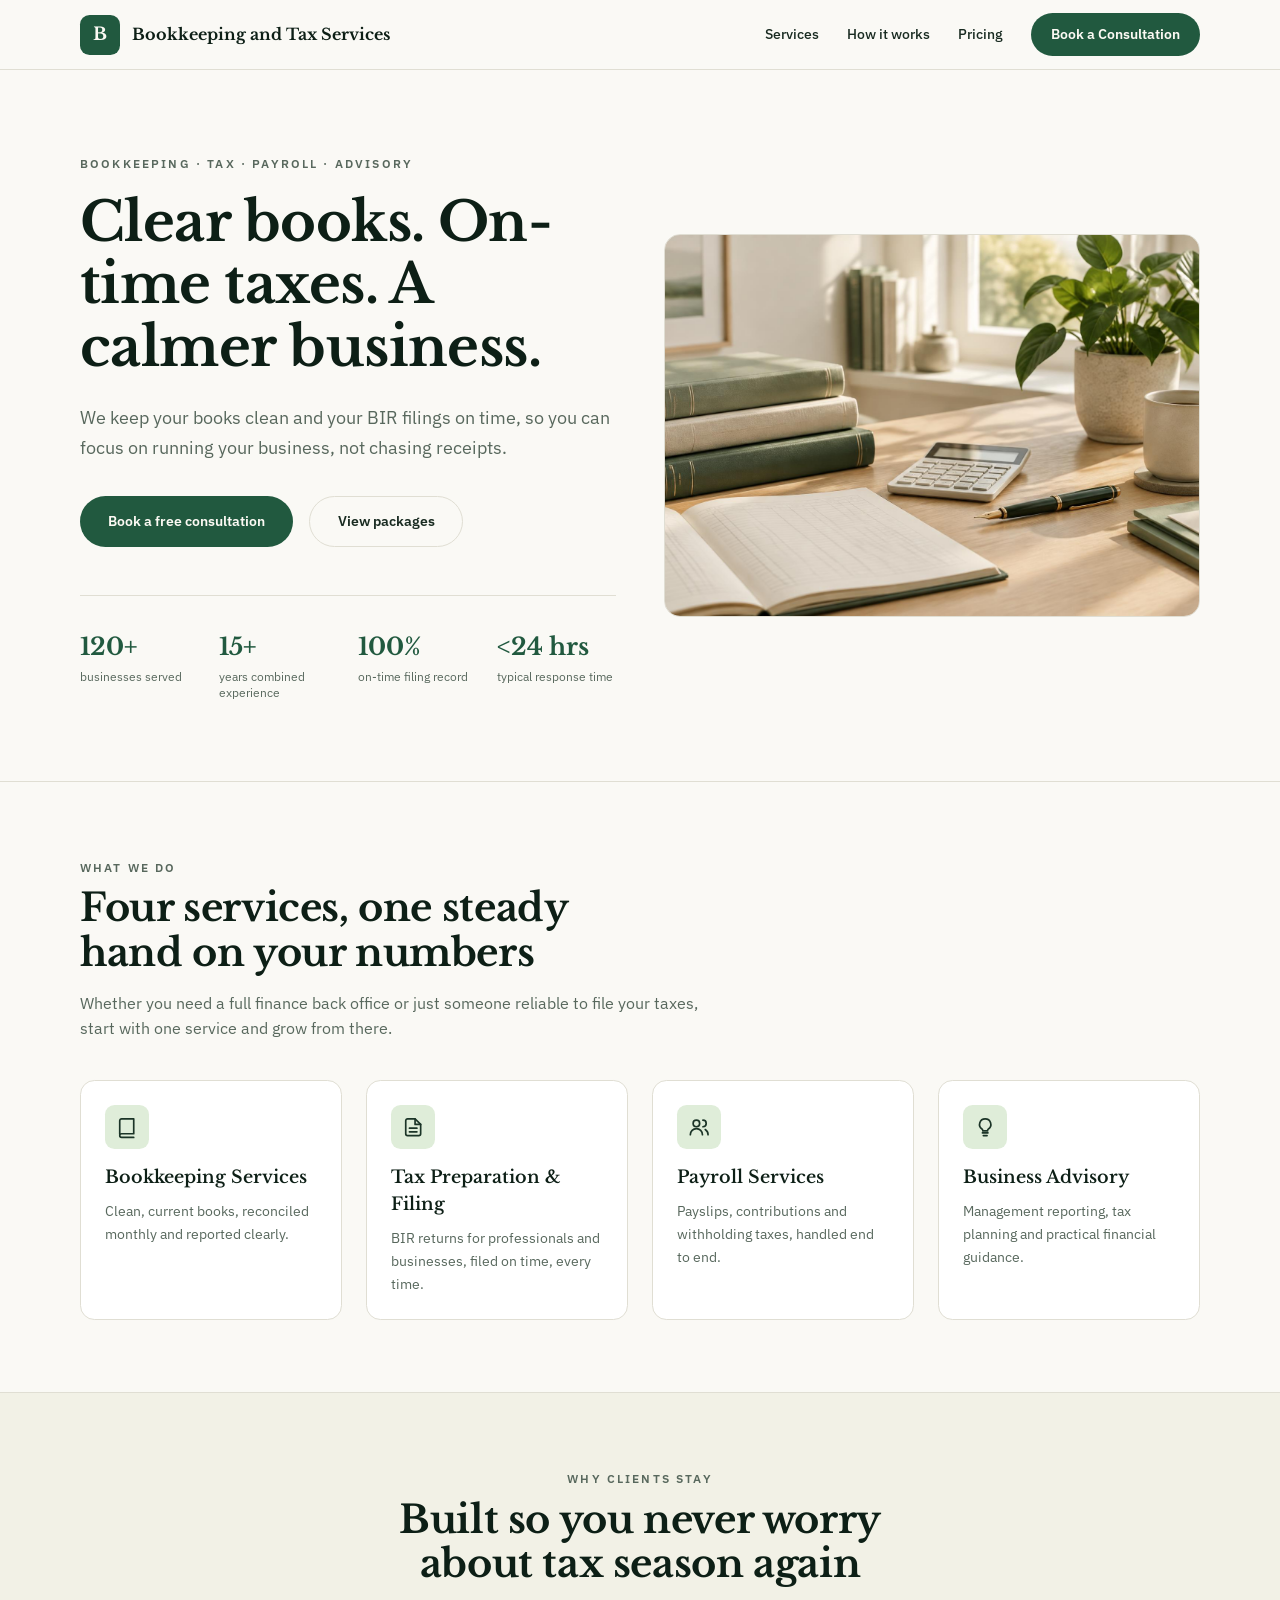
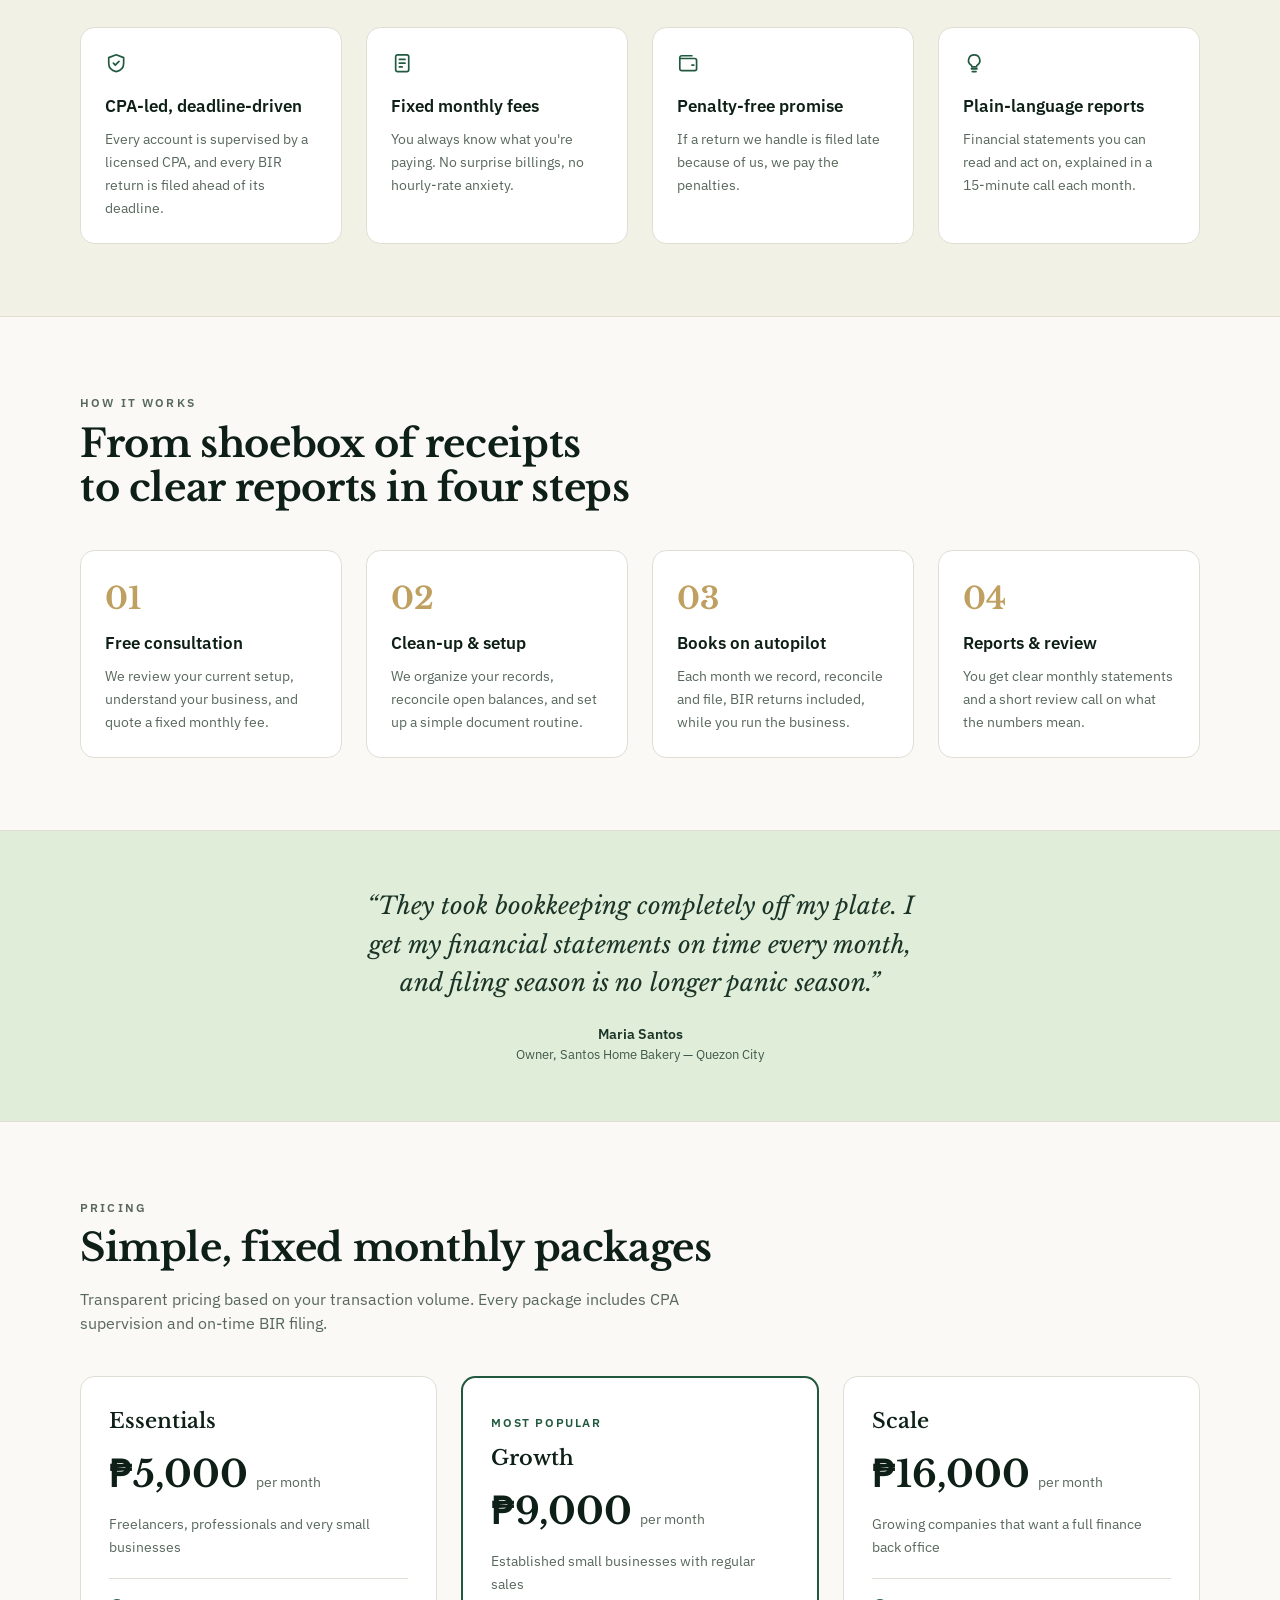
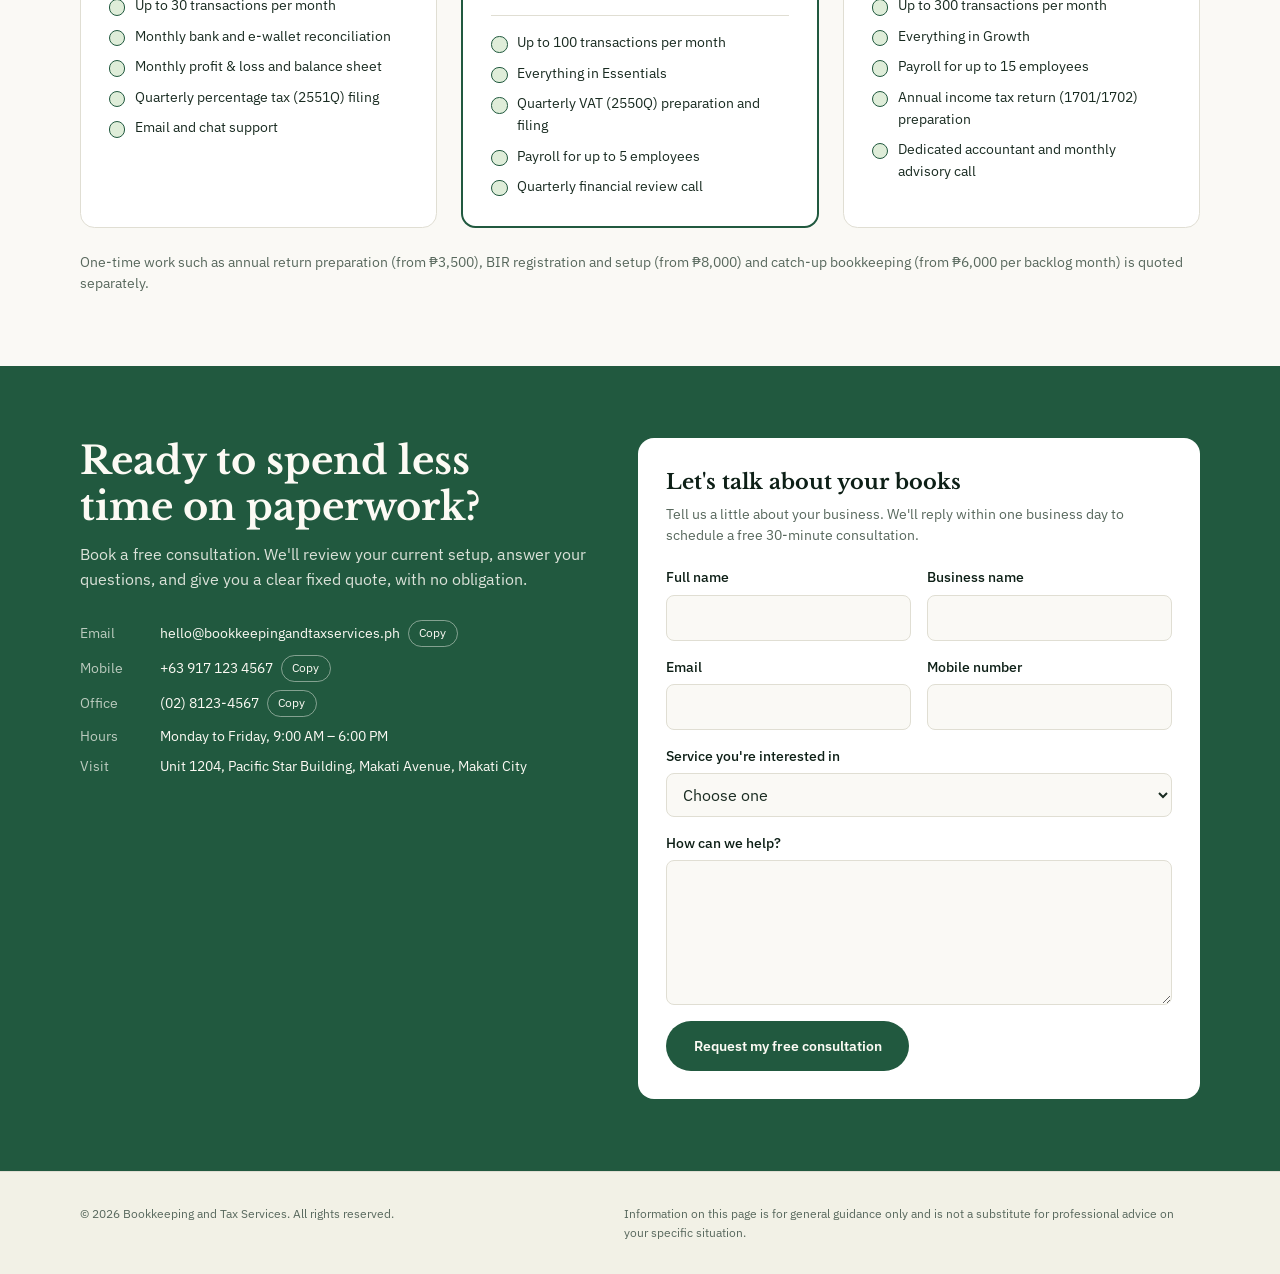
<file: bookkeeping-tax-landingpage/Bookkeeping and Tax Services.html>
<!doctype html>
<html>

<head>
  <meta charset=utf8>
  <meta name=viewport content="width=device-width,initial-scale=1,viewport-fit=cover">
  <style>
    :root {
      color-scheme: light;
      box-sizing: border-box;
      padding-top: env(safe-area-inset-top, 0px);
      padding-bottom: env(safe-area-inset-bottom, 0px)
    }

    html {
      scroll-padding-top: env(safe-area-inset-top, 0px)
    }

    body {
      margin: 0;
      padding: 0;
      font: 14px -apple-system, BlinkMacSystemFont, sans-serif;
      background: #fff;
      color: #000
    }

    img {
      max-width: 100%
    }

    [hidden]:not([hidden=until-found i]) {
      display: none !important
    }
  </style>
</head>

<body>
  <title>Bookkeeping and Tax Services</title>
  <meta name="claude:viewport-fit-sides" content="cover">
  <link rel="preconnect" href="https://fonts.googleapis.com">
  <link rel="preconnect" href="https://fonts.gstatic.com" crossorigin>
  <link rel="stylesheet"
    href="https://fonts.googleapis.com/css2?family=IBM+Plex+Sans:wght@400;500;600;700&family=Libre+Baskerville:ital,wght@0,400;0,700;1,400&display=swap">
  <style>
    /* Layout: single-page sticky-nav landing; split hero, 4-up service/why grids, 3 pricing tiers, green CTA band. Reuses the site's "Ledger Minimal" tokens. */
    :root {
      --bg: oklch(0.982 0.006 95);
      --fg: oklch(0.27 0.03 160);
      --card: oklch(1 0 0);
      --primary: oklch(0.42 0.075 160);
      --primary-fg: oklch(0.985 0.008 95);
      --secondary: oklch(0.955 0.014 100);
      --muted-fg: oklch(0.5 0.025 155);
      --accent: oklch(0.93 0.03 135);
      --accent-fg: oklch(0.3 0.04 160);
      --border: oklch(0.9 0.015 100);
      --gold: oklch(0.72 0.09 85);
      --ink: oklch(0.22 0.03 160);
      --font-display: "Libre Baskerville", Georgia, "Times New Roman", serif;
      --font-sans: "IBM Plex Sans", ui-sans-serif, system-ui, sans-serif;
    }

    * {
      box-sizing: border-box
    }

    html {
      scroll-behavior: smooth;
      scroll-padding-top: 5rem
    }

    body {
      margin: 0;
      background: var(--bg);
      color: var(--fg);
      font-family: var(--font-sans);
      font-size: 16px;
      line-height: 1.55;
      -webkit-font-smoothing: antialiased
    }

    h1,
    h2,
    h3,
    p,
    ul,
    ol,
    dl,
    dd,
    figure {
      margin: 0
    }

    ul,
    ol {
      padding: 0;
      list-style: none
    }

    a {
      color: inherit;
      text-decoration: none
    }

    a:focus-visible,
    button:focus-visible {
      outline: 2px solid var(--primary);
      outline-offset: 3px;
      border-radius: 6px
    }

    .wrap {
      max-width: 72rem;
      margin-inline: auto;
      padding-left: max(16px, env(safe-area-inset-left, 0px));
      padding-right: max(16px, env(safe-area-inset-right, 0px))
    }

    .band {
      padding-block: 4.5rem
    }

    .eyebrow {
      display: inline-block;
      font-size: .75rem;
      font-weight: 600;
      letter-spacing: .18em;
      text-transform: uppercase;
      color: var(--muted-fg)
    }

    .display {
      font-family: var(--font-display);
      color: var(--ink);
      letter-spacing: -.01em;
      line-height: 1.15;
      text-wrap: balance
    }

    h2.display {
      font-size: clamp(1.8rem, 3.4vw, 2.4rem);
      font-weight: 700;
      margin-top: .5rem
    }

    .lede {
      color: var(--muted-fg);
      margin-top: 1rem;
      max-width: 40rem
    }

    .head {
      max-width: 40rem
    }

    .head.center {
      margin-inline: auto;
      text-align: center
    }

    .btn {
      display: inline-block;
      border-radius: 999px;
      padding: .85rem 1.7rem;
      font-size: .9rem;
      font-weight: 600;
      transition: background .2s;
      cursor: pointer;
      border: 1px solid transparent;
      font-family: inherit
    }

    .btn-primary {
      background: var(--primary);
      color: var(--primary-fg)
    }

    .btn-primary:hover {
      background: color-mix(in oklab, var(--primary) 88%, var(--ink))
    }

    .btn-ghost {
      background: var(--bg);
      border-color: var(--border);
      color: var(--fg)
    }

    .btn-ghost:hover {
      background: var(--accent)
    }

    /* header */
    body::before {
      content: "";
      position: fixed;
      inset: 0 0 auto;
      height: env(safe-area-inset-top, 0px);
      z-index: 60;
      background: var(--bg)
    }

    header {
      position: sticky;
      top: env(safe-area-inset-top, 0px);
      z-index: 50;
      background: color-mix(in oklab, var(--bg) 88%, transparent);
      backdrop-filter: blur(8px);
      border-bottom: 1px solid var(--border)
    }

    .nav {
      display: flex;
      align-items: center;
      justify-content: space-between;
      gap: 1rem;
      padding-block: .8rem
    }

    .brand {
      display: flex;
      align-items: center;
      gap: .75rem;
      font-family: var(--font-display);
      font-weight: 700;
      color: var(--ink);
      line-height: 1.2;
      min-width: 0
    }

    .mark {
      flex: none;
      display: grid;
      place-items: center;
      width: 2.5rem;
      height: 2.5rem;
      border-radius: .6rem;
      background: var(--primary);
      color: var(--primary-fg);
      font-size: 1.1rem
    }

    .links {
      display: flex;
      align-items: center;
      gap: 1.75rem;
      font-size: .9rem;
      font-weight: 500
    }

    .links a:not(.btn):hover {
      text-decoration: underline;
      text-decoration-color: var(--gold);
      text-decoration-thickness: 2px;
      text-underline-offset: 5px
    }

    .links .btn {
      padding: .6rem 1.2rem
    }

    @media (max-width:860px) {
      .links a:not(.btn) {
        display: none
      }

      .brand span:last-child {
        font-size: .9rem
      }
    }

    @media (max-width:420px) {
      .links .btn {
        padding: .55rem .9rem;
        font-size: .8rem
      }
    }

    /* hero */
    .hero {
      border-bottom: 1px solid var(--border)
    }

    .hero .wrap {
      display: grid;
      grid-template-columns: 1fr 1fr;
      gap: 3rem;
      align-items: center;
      padding-block: 5rem
    }

    .hero h1 {
      font-size: clamp(2.2rem, 5vw, 3.4rem);
      font-weight: 700;
      margin-top: 1rem
    }

    .hero .lede {
      font-size: 1.125rem;
      line-height: 1.7;
      margin-top: 1.5rem
    }

    .cta-row {
      display: flex;
      flex-wrap: wrap;
      gap: 1rem;
      margin-top: 2rem
    }

    .stats {
      display: grid;
      grid-template-columns: repeat(4, 1fr);
      gap: 1.25rem;
      margin-top: 3rem;
      padding-top: 2rem;
      border-top: 1px solid var(--border)
    }

    .stats dt {
      font-family: var(--font-display);
      font-size: 1.5rem;
      font-weight: 700;
      color: var(--primary)
    }

    .stats dd {
      font-size: .75rem;
      line-height: 1.3;
      color: var(--muted-fg);
      margin-top: .25rem
    }

    .photo {
      overflow: hidden;
      border-radius: 1rem;
      border: 1px solid var(--border);
      aspect-ratio: 7/5;
      min-width: 0
    }

    .photo img {
      width: 100%;
      height: 100%;
      object-fit: cover;
      display: block
    }

    @media (max-width:900px) {
      .hero .wrap {
        grid-template-columns: 1fr;
        gap: 2.5rem;
        padding-block: 3rem
      }

      .stats {
        grid-template-columns: repeat(2, 1fr)
      }
    }

    /* grids */
    .grid {
      display: grid;
      gap: 1.5rem;
      margin-top: 2.5rem
    }

    .g4 {
      grid-template-columns: repeat(4, 1fr)
    }

    .g3 {
      grid-template-columns: repeat(3, 1fr)
    }

    @media (max-width:980px) {
      .g4 {
        grid-template-columns: repeat(2, 1fr)
      }

      .g3 {
        grid-template-columns: 1fr
      }
    }

    @media (max-width:560px) {
      .g4 {
        grid-template-columns: 1fr
      }

      .band {
        padding-block: 3rem
      }
    }

    .card {
      background: var(--card);
      border: 1px solid var(--border);
      border-radius: .9rem;
      padding: 1.5rem;
      min-width: 0
    }

    .card h3 {
      font-size: 1.05rem;
      font-weight: 600;
      color: var(--ink);
      margin-top: .9rem
    }

    .card p {
      font-size: .9rem;
      line-height: 1.6;
      color: var(--muted-fg);
      margin-top: .5rem
    }

    .ico {
      display: grid;
      place-items: center;
      width: 2.75rem;
      height: 2.75rem;
      border-radius: .6rem;
      background: var(--accent);
      color: var(--accent-fg)
    }

    .ico svg,
    .why svg {
      width: 1.4rem;
      height: 1.4rem;
      stroke: currentColor;
      fill: none;
      stroke-width: 1.8;
      stroke-linecap: round;
      stroke-linejoin: round
    }

    .svc h3 {
      font-family: var(--font-display);
      font-size: 1.1rem
    }

    .why {
      background: var(--secondary);
      border-block: 1px solid var(--border)
    }

    .why svg {
      color: var(--primary)
    }

    .why .card h3 {
      margin-top: .75rem
    }

    /* process: real sequence */
    .step b {
      font-family: var(--font-display);
      font-size: 1.9rem;
      color: var(--gold)
    }

    .step h3 {
      margin-top: .5rem
    }

    /* quote */
    .quote {
      background: var(--accent);
      border-block: 1px solid var(--border);
      padding-block: 3.5rem;
      text-align: center
    }

    .quote blockquote {
      margin: 0 auto;
      max-width: 48rem;
      font-family: var(--font-display);
      font-style: italic;
      font-size: clamp(1.15rem, 2.4vw, 1.5rem);
      line-height: 1.6;
      color: var(--accent-fg);
      text-wrap: balance
    }

    .quote .who {
      margin-top: 1.25rem;
      font-size: .9rem;
      font-weight: 600;
      color: var(--accent-fg)
    }

    .quote .role {
      font-size: .8rem;
      color: var(--accent-fg);
      opacity: .8
    }

    /* pricing */
    .tier {
      padding: 1.75rem
    }

    .tier.feat {
      border: 2px solid var(--primary)
    }

    .tier .pop {
      font-size: .72rem;
      font-weight: 600;
      letter-spacing: .14em;
      text-transform: uppercase;
      color: var(--primary);
      margin-bottom: .6rem
    }

    .tier h3 {
      font-family: var(--font-display);
      font-size: 1.3rem;
      margin-top: 0
    }

    .price {
      margin-top: .75rem;
      font-variant-numeric: tabular-nums
    }

    .price b {
      font-family: var(--font-display);
      font-size: 2.3rem;
      color: var(--ink)
    }

    .price span {
      margin-left: .5rem;
      font-size: .875rem;
      color: var(--muted-fg)
    }

    .tier .for {
      margin-top: .5rem
    }

    .tier ul {
      margin-top: 1.25rem;
      border-top: 1px solid var(--border);
      padding-top: 1rem;
      display: grid;
      gap: .55rem
    }

    .tier li {
      font-size: .875rem;
      display: flex;
      gap: .6rem;
      align-items: flex-start
    }

    .tier li::before {
      content: "";
      flex: none;
      width: .9rem;
      height: .9rem;
      margin-top: .25rem;
      border-radius: 50%;
      background: var(--accent) center/60% no-repeat;
      border: 1px solid var(--primary)
    }

    .note {
      margin-top: 1.5rem;
      font-size: .85rem;
      color: var(--muted-fg)
    }

    /* cta */
    .cta {
      background: var(--primary);
      color: var(--primary-fg)
    }

    .cta .wrap {
      display: grid;
      grid-template-columns: 1fr 1.1fr;
      gap: 3rem;
      align-items: start;
      padding-block: 4.5rem
    }

    @media (max-width:900px) {
      .cta .wrap {
        grid-template-columns: 1fr;
        gap: 2.5rem;
        padding-block: 3rem
      }
    }

    .formcard {
      background: var(--card);
      color: var(--fg);
      border-radius: 1rem;
      padding: 1.75rem;
      min-width: 0
    }

    .formcard h3 {
      font-family: var(--font-display);
      font-size: 1.3rem;
      color: var(--ink)
    }

    .formcard .sub {
      margin-top: .35rem;
      font-size: .875rem;
      color: var(--muted-fg);
      opacity: 1
    }

    .fgrid {
      display: grid;
      grid-template-columns: 1fr 1fr;
      gap: 1rem;
      margin-top: 1.25rem
    }

    .fgrid .full {
      grid-column: 1/-1
    }

    @media (max-width:560px) {
      .fgrid {
        grid-template-columns: 1fr
      }
    }

    .field {
      display: grid;
      gap: .4rem;
      min-width: 0
    }

    .field label {
      font-size: .85rem;
      font-weight: 500;
      color: var(--ink)
    }

    .field input,
    .field select,
    .field textarea {
      width: 100%;
      font: inherit;
      font-size: 16px;
      color: var(--fg);
      background: var(--bg);
      border: 1px solid var(--border);
      border-radius: .5rem;
      padding: .6rem .75rem
    }

    .field textarea {
      resize: vertical;
      min-height: 7rem
    }

    .field input:focus-visible,
    .field select:focus-visible,
    .field textarea:focus-visible {
      outline: 2px solid var(--primary);
      outline-offset: 1px;
      border-color: var(--primary)
    }

    .submit {
      font: inherit;
      font-size: .9rem;
      font-weight: 600;
      border: 0;
      cursor: pointer;
      border-radius: 999px;
      padding: .85rem 1.7rem;
      background: var(--primary);
      color: var(--primary-fg)
    }

    .submit:hover {
      background: color-mix(in oklab, var(--primary) 88%, var(--ink))
    }

    .formcard :focus-visible {
      outline-color: var(--primary)
    }

    .done {
      text-align: center;
      padding: 2.5rem 0
    }

    .done svg {
      width: 2.75rem;
      height: 2.75rem;
      stroke: var(--primary);
      fill: none;
      stroke-width: 1.8;
      stroke-linecap: round;
      stroke-linejoin: round
    }

    .done h3 {
      margin-top: 1rem
    }

    .done p {
      margin-top: .6rem;
      color: var(--muted-fg);
      max-width: 26rem;
      margin-inline: auto
    }

    .cta h2 {
      font-family: var(--font-display);
      font-size: clamp(1.7rem, 3.4vw, 2.4rem);
      line-height: 1.2;
      max-width: 32rem;
      text-wrap: balance
    }

    .cta p {
      margin-top: .75rem;
      max-width: 34rem;
      opacity: .85
    }

    .cta .btn {
      background: var(--primary-fg);
      color: var(--primary)
    }

    .cta .btn:hover {
      background: var(--secondary)
    }

    .contact {
      display: grid;
      gap: .5rem;
      margin-top: 1.75rem;
      font-size: .9rem
    }

    .contact div {
      display: flex;
      flex-wrap: wrap;
      gap: .5rem;
      align-items: center
    }

    .contact span.k {
      opacity: .7;
      min-width: 4.5rem
    }

    .copy {
      font: inherit;
      font-size: .75rem;
      padding: .2rem .65rem;
      border-radius: 999px;
      border: 1px solid color-mix(in oklab, var(--primary-fg) 45%, transparent);
      background: transparent;
      color: var(--primary-fg);
      cursor: pointer
    }

    .copy:hover {
      background: color-mix(in oklab, var(--primary-fg) 15%, transparent)
    }

    .cta :focus-visible {
      outline-color: var(--primary-fg)
    }

    .contact .val {
      overflow-wrap: anywhere;
      user-select: all
    }

    footer {
      background: var(--secondary);
      border-top: 1px solid var(--border);
      padding-block: 2rem;
      font-size: .78rem;
      color: var(--muted-fg)
    }

    footer .wrap {
      display: flex;
      flex-wrap: wrap;
      gap: .5rem 2rem;
      justify-content: space-between
    }

    footer p {
      max-width: 36rem
    }

    @media (prefers-reduced-motion:reduce) {
      html {
        scroll-behavior: auto
      }

      * {
        transition: none !important
      }
    }
  </style>

  <header>
    <div class="wrap nav">
      <a class="brand" href="#top"><span class="mark">B</span><span>Bookkeeping and Tax Services</span></a>
      <nav class="links" aria-label="Primary">
        <a href="#services">Services</a><a href="#process">How it works</a><a href="#pricing">Pricing</a>
        <a class="btn btn-primary" href="#contact">Book a Consultation</a>
      </nav>
    </div>
  </header>

  <main id="top">
    <section class="hero">
      <div class="wrap">
        <div style="min-width:0">
          <p class="eyebrow">Bookkeeping · Tax · Payroll · Advisory</p>
          <h1 class="display">Clear books. On-time taxes. A calmer business.</h1>
          <p class="lede">We keep your books clean and your BIR filings on time, so you can focus on running your
            business, not chasing receipts.</p>
          <div class="cta-row">
            <a class="btn btn-primary" href="#contact">Book a free consultation</a>
            <a class="btn btn-ghost" href="#pricing">View packages</a>
          </div>
          <dl class="stats">
            <div>
              <dt>120+</dt>
              <dd>businesses served</dd>
            </div>
            <div>
              <dt>15+</dt>
              <dd>years combined experience</dd>
            </div>
            <div>
              <dt>100%</dt>
              <dd>on-time filing record</dd>
            </div>
            <div>
              <dt>&lt;24 hrs</dt>
              <dd>typical response time</dd>
            </div>
          </dl>
        </div>
        <figure class="photo"><img
            src="[data-uri]"
            width="1792" height="1024" alt="A tidy, minimalist accounting workspace with ledgers and a calculator">
        </figure>
      </div>
    </section>

    <section class="band" id="services">
      <div class="wrap">
        <div class="head">
          <p class="eyebrow">What we do</p>
          <h2 class="display">Four services, one steady hand on your numbers</h2>
          <p class="lede">Whether you need a full finance back office or just someone reliable to file your taxes, start
            with one service and grow from there.</p>
        </div>
        <div class="grid g4">
          <article class="card svc"><span class="ico"><svg viewBox="0 0 24 24">
                <path d="M4 19.5V5a2 2 0 0 1 2-2h13v16H6a2 2 0 0 0-2 2 2 2 0 0 0 2 2h13" />
              </svg></span>
            <h3>Bookkeeping Services</h3>
            <p>Clean, current books, reconciled monthly and reported clearly.</p>
          </article>
          <article class="card svc"><span class="ico"><svg viewBox="0 0 24 24">
                <path d="M14 3H6a2 2 0 0 0-2 2v14a2 2 0 0 0 2 2h12a2 2 0 0 0 2-2V9z" />
                <path d="M14 3v6h6M8 13h8M8 17h8" />
              </svg></span>
            <h3>Tax Preparation &amp; Filing</h3>
            <p>BIR returns for professionals and businesses, filed on time, every time.</p>
          </article>
          <article class="card svc"><span class="ico"><svg viewBox="0 0 24 24">
                <circle cx="9" cy="8" r="3.5" />
                <path d="M2.5 20a6.5 6.5 0 0 1 13 0M16 4.5a3.5 3.5 0 0 1 0 7M18.5 14.5A6.5 6.5 0 0 1 21.5 20" />
              </svg></span>
            <h3>Payroll Services</h3>
            <p>Payslips, contributions and withholding taxes, handled end to end.</p>
          </article>
          <article class="card svc"><span class="ico"><svg viewBox="0 0 24 24">
                <path d="M9 18h6M10 21h4M12 3a6 6 0 0 0-3.5 10.9c.6.5 1 1.2 1 2.1h5c0-.9.4-1.6 1-2.1A6 6 0 0 0 12 3z" />
              </svg></span>
            <h3>Business Advisory</h3>
            <p>Management reporting, tax planning and practical financial guidance.</p>
          </article>
        </div>
      </div>
    </section>

    <section class="band why">
      <div class="wrap">
        <div class="head center">
          <p class="eyebrow">Why clients stay</p>
          <h2 class="display">Built so you never worry about tax season again</h2>
        </div>
        <div class="grid g4">
          <div class="card"><svg viewBox="0 0 24 24">
              <path d="M12 3l8 3v6c0 4.5-3.2 8-8 9-4.8-1-8-4.5-8-9V6z" />
              <path d="M9 12l2 2 4-4" />
            </svg>
            <h3>CPA-led, deadline-driven</h3>
            <p>Every account is supervised by a licensed CPA, and every BIR return is filed ahead of its deadline.</p>
          </div>
          <div class="card"><svg viewBox="0 0 24 24">
              <rect x="5" y="3" width="14" height="18" rx="2" />
              <path d="M9 8h6M9 12h6M9 16h3" />
            </svg>
            <h3>Fixed monthly fees</h3>
            <p>You always know what you're paying. No surprise billings, no hourly-rate anxiety.</p>
          </div>
          <div class="card"><svg viewBox="0 0 24 24">
              <path d="M3 7h16a2 2 0 0 1 2 2v9a2 2 0 0 1-2 2H5a2 2 0 0 1-2-2zM3 7V6a2 2 0 0 1 2-2h11M16 14h2" />
            </svg>
            <h3>Penalty-free promise</h3>
            <p>If a return we handle is filed late because of us, we pay the penalties.</p>
          </div>
          <div class="card"><svg viewBox="0 0 24 24">
              <path d="M9 18h6M10 21h4M12 3a6 6 0 0 0-3.5 10.9c.6.5 1 1.2 1 2.1h5c0-.9.4-1.6 1-2.1A6 6 0 0 0 12 3z" />
            </svg>
            <h3>Plain-language reports</h3>
            <p>Financial statements you can read and act on, explained in a 15-minute call each month.</p>
          </div>
        </div>
      </div>
    </section>

    <section class="band" id="process">
      <div class="wrap">
        <div class="head">
          <p class="eyebrow">How it works</p>
          <h2 class="display">From shoebox of receipts to clear reports in four steps</h2>
        </div>
        <ol class="grid g4">
          <li class="card step"><b>01</b>
            <h3>Free consultation</h3>
            <p>We review your current setup, understand your business, and quote a fixed monthly fee.</p>
          </li>
          <li class="card step"><b>02</b>
            <h3>Clean-up &amp; setup</h3>
            <p>We organize your records, reconcile open balances, and set up a simple document routine.</p>
          </li>
          <li class="card step"><b>03</b>
            <h3>Books on autopilot</h3>
            <p>Each month we record, reconcile and file, BIR returns included, while you run the business.</p>
          </li>
          <li class="card step"><b>04</b>
            <h3>Reports &amp; review</h3>
            <p>You get clear monthly statements and a short review call on what the numbers mean.</p>
          </li>
        </ol>
      </div>
    </section>

    <section class="quote">
      <div class="wrap">
        <blockquote>“They took bookkeeping completely off my plate. I get my financial statements on time every month,
          and filing season is no longer panic season.”</blockquote>
        <p class="who">Maria Santos</p>
        <p class="role">Owner, Santos Home Bakery — Quezon City</p>
      </div>
    </section>

    <section class="band" id="pricing">
      <div class="wrap">
        <div class="head">
          <p class="eyebrow">Pricing</p>
          <h2 class="display">Simple, fixed monthly packages</h2>
          <p class="lede">Transparent pricing based on your transaction volume. Every package includes CPA supervision
            and on-time BIR filing.</p>
        </div>
        <div class="grid g3">
          <article class="card tier">
            <h3>Essentials</h3>
            <p class="price"><b>₱5,000</b><span>per month</span></p>
            <p class="for">Freelancers, professionals and very small businesses</p>
            <ul>
              <li>Up to 30 transactions per month</li>
              <li>Monthly bank and e-wallet reconciliation</li>
              <li>Monthly profit &amp; loss and balance sheet</li>
              <li>Quarterly percentage tax (2551Q) filing</li>
              <li>Email and chat support</li>
            </ul>
          </article>
          <article class="card tier feat">
            <p class="pop">Most popular</p>
            <h3>Growth</h3>
            <p class="price"><b>₱9,000</b><span>per month</span></p>
            <p class="for">Established small businesses with regular sales</p>
            <ul>
              <li>Up to 100 transactions per month</li>
              <li>Everything in Essentials</li>
              <li>Quarterly VAT (2550Q) preparation and filing</li>
              <li>Payroll for up to 5 employees</li>
              <li>Quarterly financial review call</li>
            </ul>
          </article>
          <article class="card tier">
            <h3>Scale</h3>
            <p class="price"><b>₱16,000</b><span>per month</span></p>
            <p class="for">Growing companies that want a full finance back office</p>
            <ul>
              <li>Up to 300 transactions per month</li>
              <li>Everything in Growth</li>
              <li>Payroll for up to 15 employees</li>
              <li>Annual income tax return (1701/1702) preparation</li>
              <li>Dedicated accountant and monthly advisory call</li>
            </ul>
          </article>
        </div>
        <p class="note">One-time work such as annual return preparation (from ₱3,500), BIR registration and setup (from
          ₱8,000) and catch-up bookkeeping (from ₱6,000 per backlog month) is quoted separately.</p>
      </div>
    </section>

    <section class="cta" id="contact">
      <div class="wrap">
        <div style="min-width:0">
          <h2>Ready to spend less time on paperwork?</h2>
          <p>Book a free consultation. We'll review your current setup, answer your questions, and give you a clear
            fixed quote, with no obligation.</p>
          <div class="contact">
            <div><span class="k">Email</span><span class="val"
                id="v-email">hello@bookkeepingandtaxservices.ph</span><button class="copy" data-t="v-email"
                type="button">Copy</button></div>
            <div><span class="k">Mobile</span><span class="val" id="v-mob">+63 917 123 4567</span><button class="copy"
                data-t="v-mob" type="button">Copy</button></div>
            <div><span class="k">Office</span><span class="val" id="v-tel">(02) 8123-4567</span><button class="copy"
                data-t="v-tel" type="button">Copy</button></div>
            <div><span class="k">Hours</span><span>Monday to Friday, 9:00 AM – 6:00 PM</span></div>
            <div><span class="k">Visit</span><span>Unit 1204, Pacific Star Building, Makati Avenue, Makati City</span>
            </div>
          </div>
        </div>
        <div class="formcard">
          <form id="consult" novalidate>
            <h3>Let's talk about your books</h3>
            <p class="sub">Tell us a little about your business. We'll reply within one business day to schedule a free
              30-minute consultation.</p>
            <div class="fgrid">
              <div class="field"><label for="f-name">Full name</label><input id="f-name" name="name" required
                  maxlength="100" autocomplete="name"></div>
              <div class="field"><label for="f-biz">Business name</label><input id="f-biz" name="business"
                  maxlength="120" autocomplete="organization"></div>
              <div class="field"><label for="f-email">Email</label><input id="f-email" name="email" type="email"
                  required maxlength="255" autocomplete="email"></div>
              <div class="field"><label for="f-phone">Mobile number</label><input id="f-phone" name="phone" type="tel"
                  maxlength="30" autocomplete="tel"></div>
              <div class="field full"><label for="f-service">Service you're interested in</label>
                <select id="f-service" name="service">
                  <option value="" disabled selected>Choose one</option>
                  <option>Bookkeeping Services</option>
                  <option>Tax Preparation &amp; Filing</option>
                  <option>Payroll Services</option>
                  <option>Business Advisory</option>
                  <option>Not sure yet</option>
                </select>
              </div>
              <div class="field full"><label for="f-msg">How can we help?</label><textarea id="f-msg" name="message"
                  rows="5" required maxlength="2000"></textarea></div>
              <div class="full"><button class="submit" type="submit">Request my free consultation</button></div>
            </div>
          </form>
          <div class="done" id="consult-done" hidden>
            <svg viewBox="0 0 24 24">
              <circle cx="12" cy="12" r="9" />
              <path d="M8 12.5l2.7 2.7L16 9.5" />
            </svg>
            <h3>Thank you, request received</h3>
            <p>We'll get back to you within one business day to confirm your consultation time.</p>
          </div>
        </div>
      </div>
    </section>
  </main>

  <footer>
    <div class="wrap">
      <p>© 2026 Bookkeeping and Tax Services. All rights reserved.</p>
      <p>Information on this page is for general guidance only and is not a substitute for professional advice on your
        specific situation.</p>
    </div>
  </footer>

  <script>
    (function () {
      var f = document.getElementById('consult'), d = document.getElementById('consult-done');
      f.addEventListener('submit', function (e) {
        e.preventDefault();
        var bad = [].filter.call(f.querySelectorAll('[required]'), function (el) { return !el.value.trim() || !el.checkValidity() });
        if (bad.length) { f.reportValidity(); bad[0].focus(); return }
        f.hidden = true; d.hidden = false;
      });
    })();
    document.querySelectorAll('.copy').forEach(function (b) {
      b.addEventListener('click', function () {
        var el = document.getElementById(b.dataset.t), txt = el.textContent;
        function sel() { var r = document.createRange(); r.selectNodeContents(el); var s = getSelection(); s.removeAllRanges(); s.addRange(r); b.textContent = 'Selected' }
        function ok() { b.textContent = 'Copied'; setTimeout(function () { b.textContent = 'Copy' }, 1500) }
        try { navigator.clipboard.writeText(txt).then(ok, sel) } catch (e) { sel() }
      });
    });
  </script>

</body>

</html>
</file>
